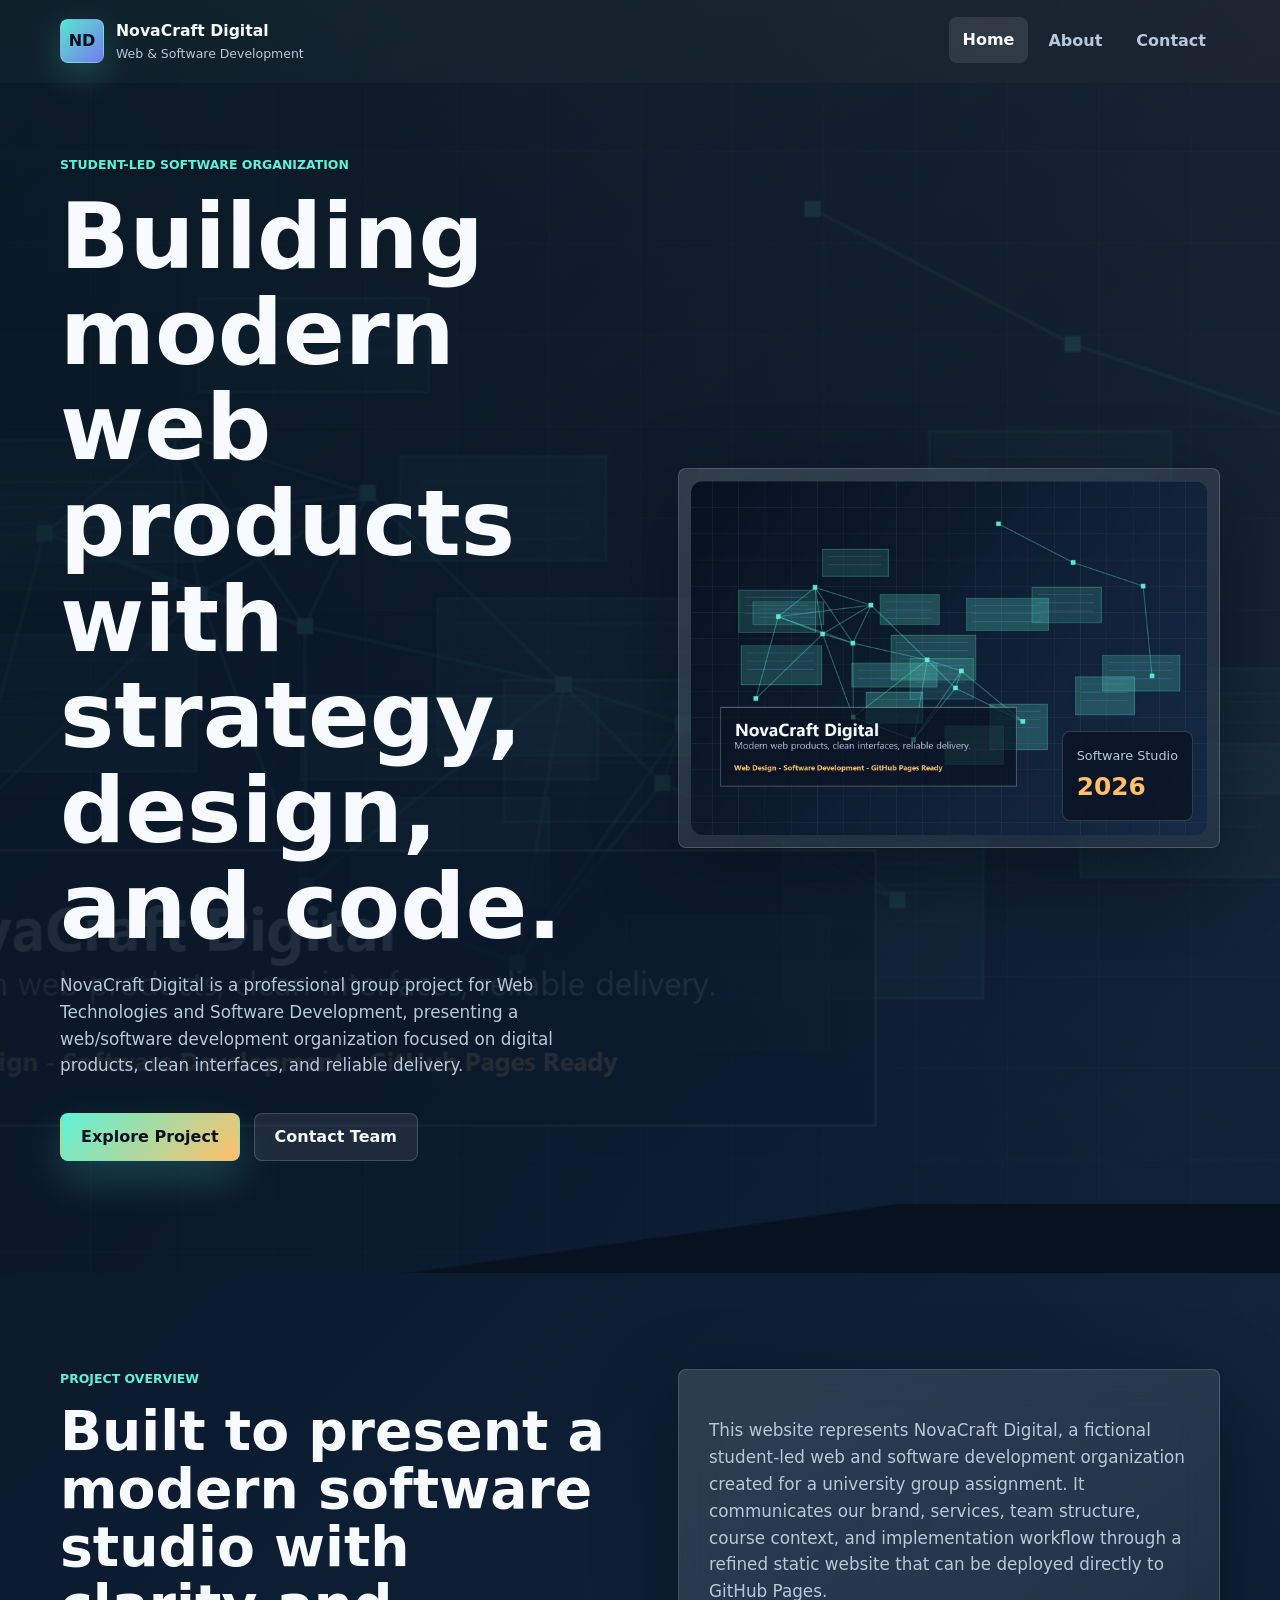
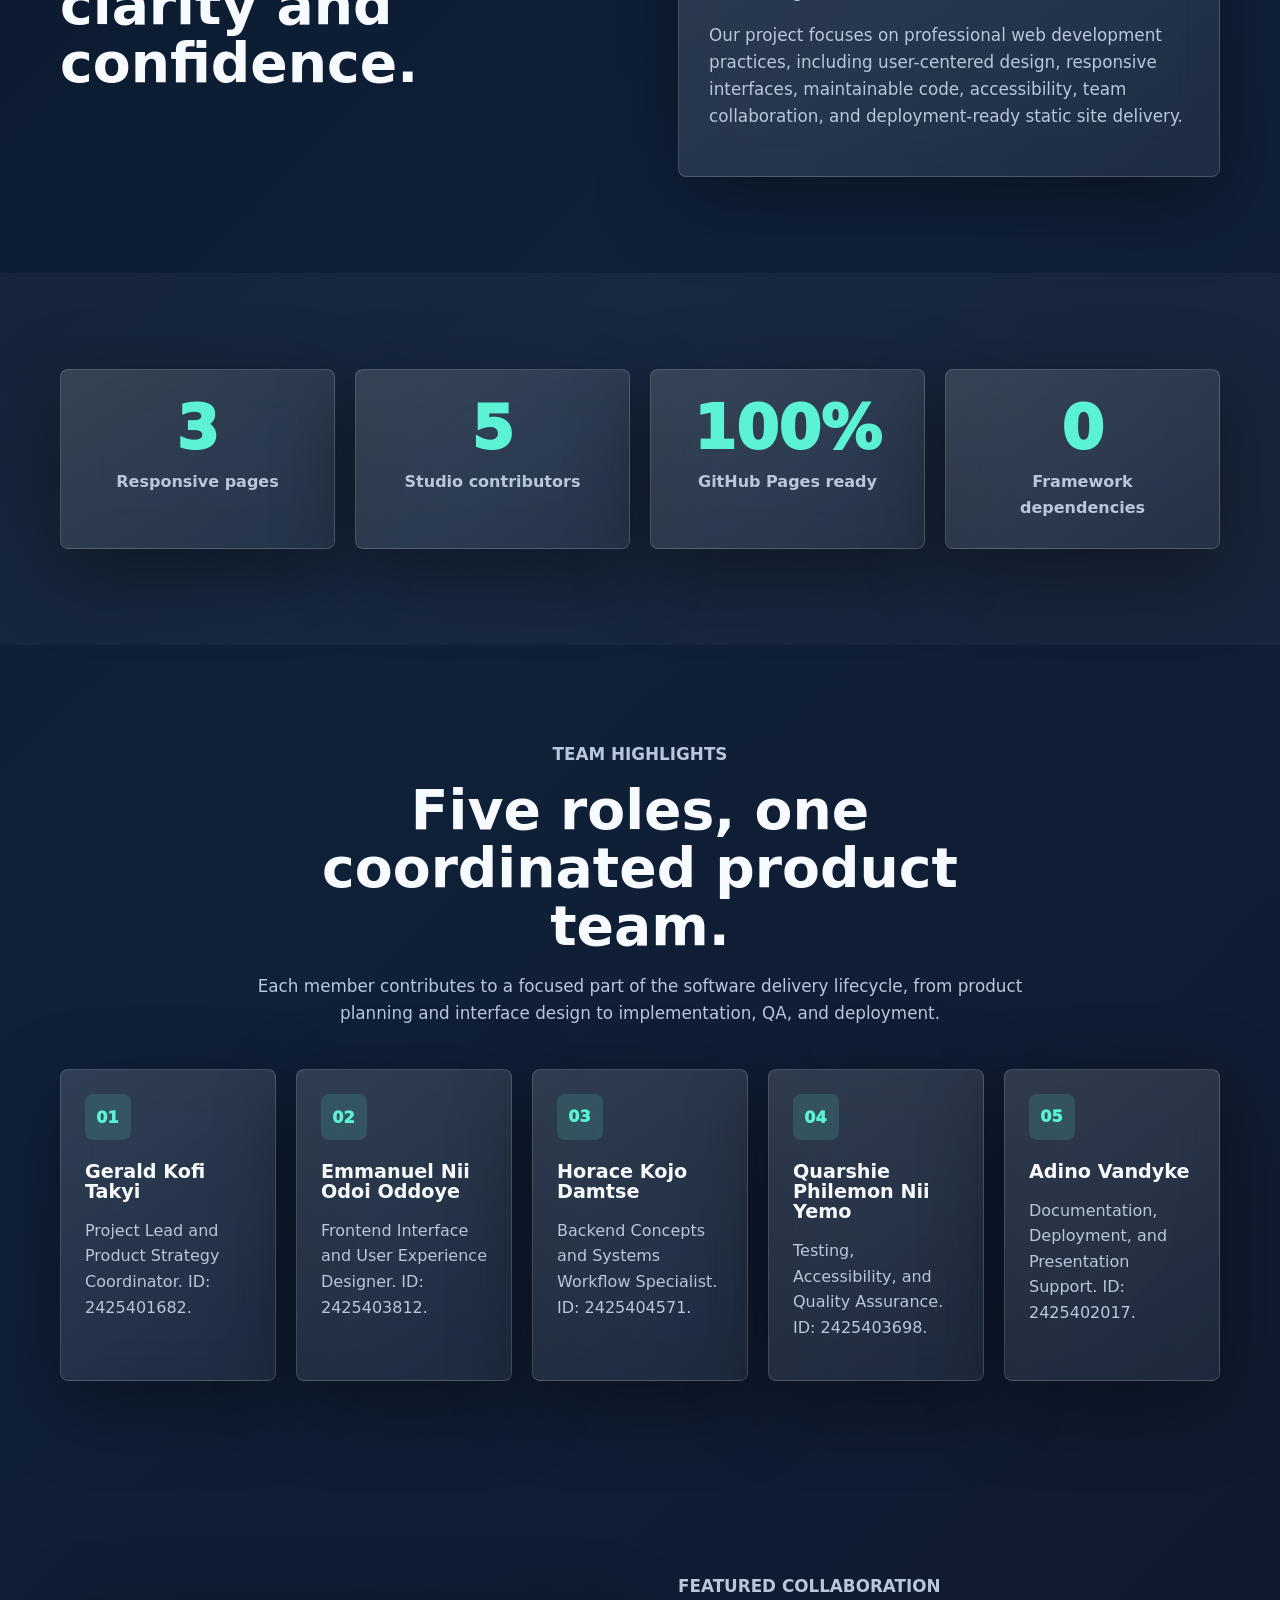
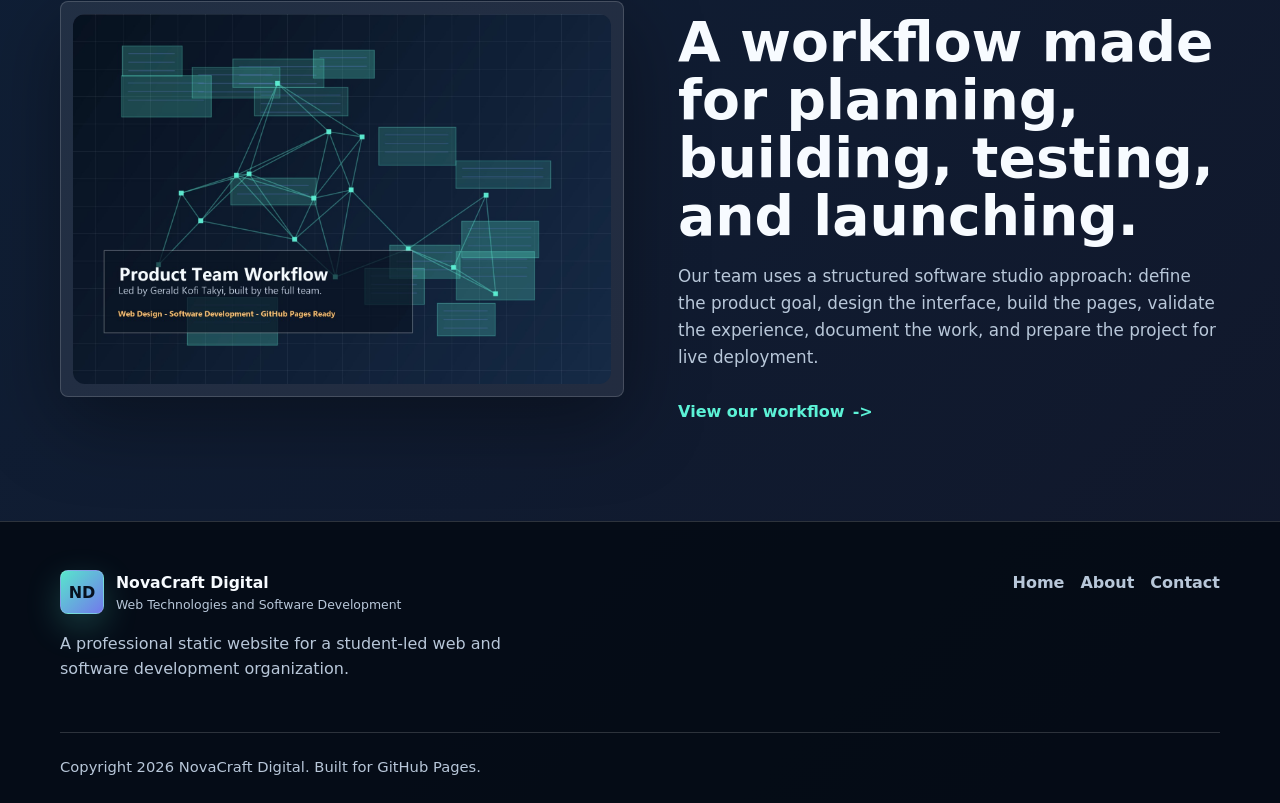
<file: index.html>
<!DOCTYPE html>
<html lang="en">
<head>
    <meta charset="UTF-8">
    <meta name="viewport" content="width=device-width, initial-scale=1.0">
    <meta name="description" content="NovaCraft Digital is a student-led web and software development organization showcasing modern digital products, team roles, and delivery workflow.">
    <title>NovaCraft Digital | Web & Software Development</title>
    <link rel="preload" href="images/hero-image.jpg" as="image">
    <link rel="stylesheet" href="style.css">
</head>
<body>
    <a class="skip-link" href="#main-content">Skip to main content</a>

    <header class="site-header" data-header>
        <nav class="navbar container" aria-label="Primary navigation">
            <a class="brand" href="index.html" aria-label="NovaCraft Digital home">
                <span class="brand-mark" aria-hidden="true">ND</span>
                <span>
                    <strong>NovaCraft Digital</strong>
                    <small>Web & Software Development</small>
                </span>
            </a>

            <button class="nav-toggle" type="button" aria-expanded="false" aria-controls="primary-menu" aria-label="Open navigation menu">
                <span></span>
                <span></span>
                <span></span>
            </button>

            <ul class="nav-menu" id="primary-menu">
                <li><a class="active" href="index.html" aria-current="page">Home</a></li>
                <li><a href="about.html">About</a></li>
                <li><a href="contact.html">Contact</a></li>
            </ul>
        </nav>
    </header>

    <main id="main-content">
        <section class="hero section-grid">
            <div class="hero-bg" aria-hidden="true"></div>
            <div class="container hero-layout">
                <div class="hero-copy reveal">
                    <p class="eyebrow">Student-Led Software Organization</p>
                    <h1>Building modern web products with strategy, design, and code.</h1>
                    <p class="hero-text">NovaCraft Digital is a professional group project for Web Technologies and Software Development, presenting a web/software development organization focused on digital products, clean interfaces, and reliable delivery.</p>
                    <div class="hero-actions">
                        <a class="btn btn-primary" href="about.html">Explore Project</a>
                        <a class="btn btn-secondary" href="contact.html">Contact Team</a>
                    </div>
                </div>

                <div class="hero-panel glass-card reveal delay-1">
                    <img src="images/hero-image.jpg" alt="Modern software development dashboard with interface panels and connected product systems" width="900" height="650">
                    <div class="floating-metric">
                        <span>Software Studio</span>
                        <strong>2026</strong>
                    </div>
                </div>
            </div>
            <div class="section-divider" aria-hidden="true"></div>
        </section>

        <section class="section project-overview">
            <div class="container split-layout">
                <div class="section-intro reveal">
                    <p class="eyebrow">Project Overview</p>
                    <h2>Built to present a modern software studio with clarity and confidence.</h2>
                </div>
                <div class="glass-card overview-card reveal delay-1">
                    <p>This website represents NovaCraft Digital, a fictional student-led web and software development organization created for a university group assignment. It communicates our brand, services, team structure, course context, and implementation workflow through a refined static website that can be deployed directly to GitHub Pages.</p>
                    <p>Our project focuses on professional web development practices, including user-centered design, responsive interfaces, maintainable code, accessibility, team collaboration, and deployment-ready static site delivery.</p>
                </div>
            </div>
        </section>

        <section class="section stats-section">
            <div class="container">
                <div class="stats-grid">
                    <article class="stat-card reveal">
                        <span class="stat-number" data-count="3">0</span>
                        <p>Responsive pages</p>
                    </article>
                    <article class="stat-card reveal delay-1">
                        <span class="stat-number" data-count="5">0</span>
                        <p>Studio contributors</p>
                    </article>
                    <article class="stat-card reveal delay-2">
                        <span class="stat-number" data-count="100">0</span>
                        <p>GitHub Pages ready</p>
                    </article>
                    <article class="stat-card reveal delay-3">
                        <span class="stat-number" data-count="0">0</span>
                        <p>Framework dependencies</p>
                    </article>
                </div>
            </div>
        </section>

        <section class="section team-highlight">
            <div class="container">
                <div class="section-heading reveal">
                    <p class="eyebrow">Team Highlights</p>
                    <h2>Five roles, one coordinated product team.</h2>
                    <p>Each member contributes to a focused part of the software delivery lifecycle, from product planning and interface design to implementation, QA, and deployment.</p>
                </div>

                <div class="card-grid compact">
                    <article class="feature-card reveal">
                        <span class="card-icon" aria-hidden="true">01</span>
                        <h3>Gerald Kofi Takyi</h3>
                        <p>Project Lead and Product Strategy Coordinator. ID: 2425401682.</p>
                    </article>
                    <article class="feature-card reveal delay-1">
                        <span class="card-icon" aria-hidden="true">02</span>
                        <h3>Emmanuel Nii Odoi Oddoye</h3>
                        <p>Frontend Interface and User Experience Designer. ID: 2425403812.</p>
                    </article>
                    <article class="feature-card reveal delay-2">
                        <span class="card-icon" aria-hidden="true">03</span>
                        <h3>Horace Kojo Damtse</h3>
                        <p>Backend Concepts and Systems Workflow Specialist. ID: 2425404571.</p>
                    </article>
                    <article class="feature-card reveal delay-3">
                        <span class="card-icon" aria-hidden="true">04</span>
                        <h3>Quarshie Philemon Nii Yemo</h3>
                        <p>Testing, Accessibility, and Quality Assurance. ID: 2425403698.</p>
                    </article>
                    <article class="feature-card reveal delay-4">
                        <span class="card-icon" aria-hidden="true">05</span>
                        <h3>Adino Vandyke</h3>
                        <p>Documentation, Deployment, and Presentation Support. ID: 2425402017.</p>
                    </article>
                </div>
            </div>
        </section>

        <section class="section image-feature">
            <div class="container image-feature-layout">
                <div class="image-frame reveal">
                    <img src="images/team-image.jpg" alt="Modern software development team workspace with product planning screens" width="900" height="650" loading="lazy">
                </div>
                <div class="feature-copy reveal delay-1">
                    <p class="eyebrow">Featured Collaboration</p>
                    <h2>A workflow made for planning, building, testing, and launching.</h2>
                    <p>Our team uses a structured software studio approach: define the product goal, design the interface, build the pages, validate the experience, document the work, and prepare the project for live deployment.</p>
                    <a class="text-link" href="about.html">View our workflow <span aria-hidden="true">-&gt;</span></a>
                </div>
            </div>
        </section>
    </main>

    <footer class="site-footer">
        <div class="container footer-layout">
            <div>
                <a class="brand footer-brand" href="index.html">
                    <span class="brand-mark" aria-hidden="true">ND</span>
                    <span>
                        <strong>NovaCraft Digital</strong>
                        <small>Web Technologies and Software Development</small>
                    </span>
                </a>
                <p>A professional static website for a student-led web and software development organization.</p>
            </div>
            <div class="footer-links" aria-label="Footer navigation">
                <a href="index.html">Home</a>
                <a href="about.html">About</a>
                <a href="contact.html">Contact</a>
            </div>
        </div>
        <p class="copyright">Copyright 2026 NovaCraft Digital. Built for GitHub Pages.</p>
    </footer>

    <script src="script.js"></script>
</body>
</html>
</file>
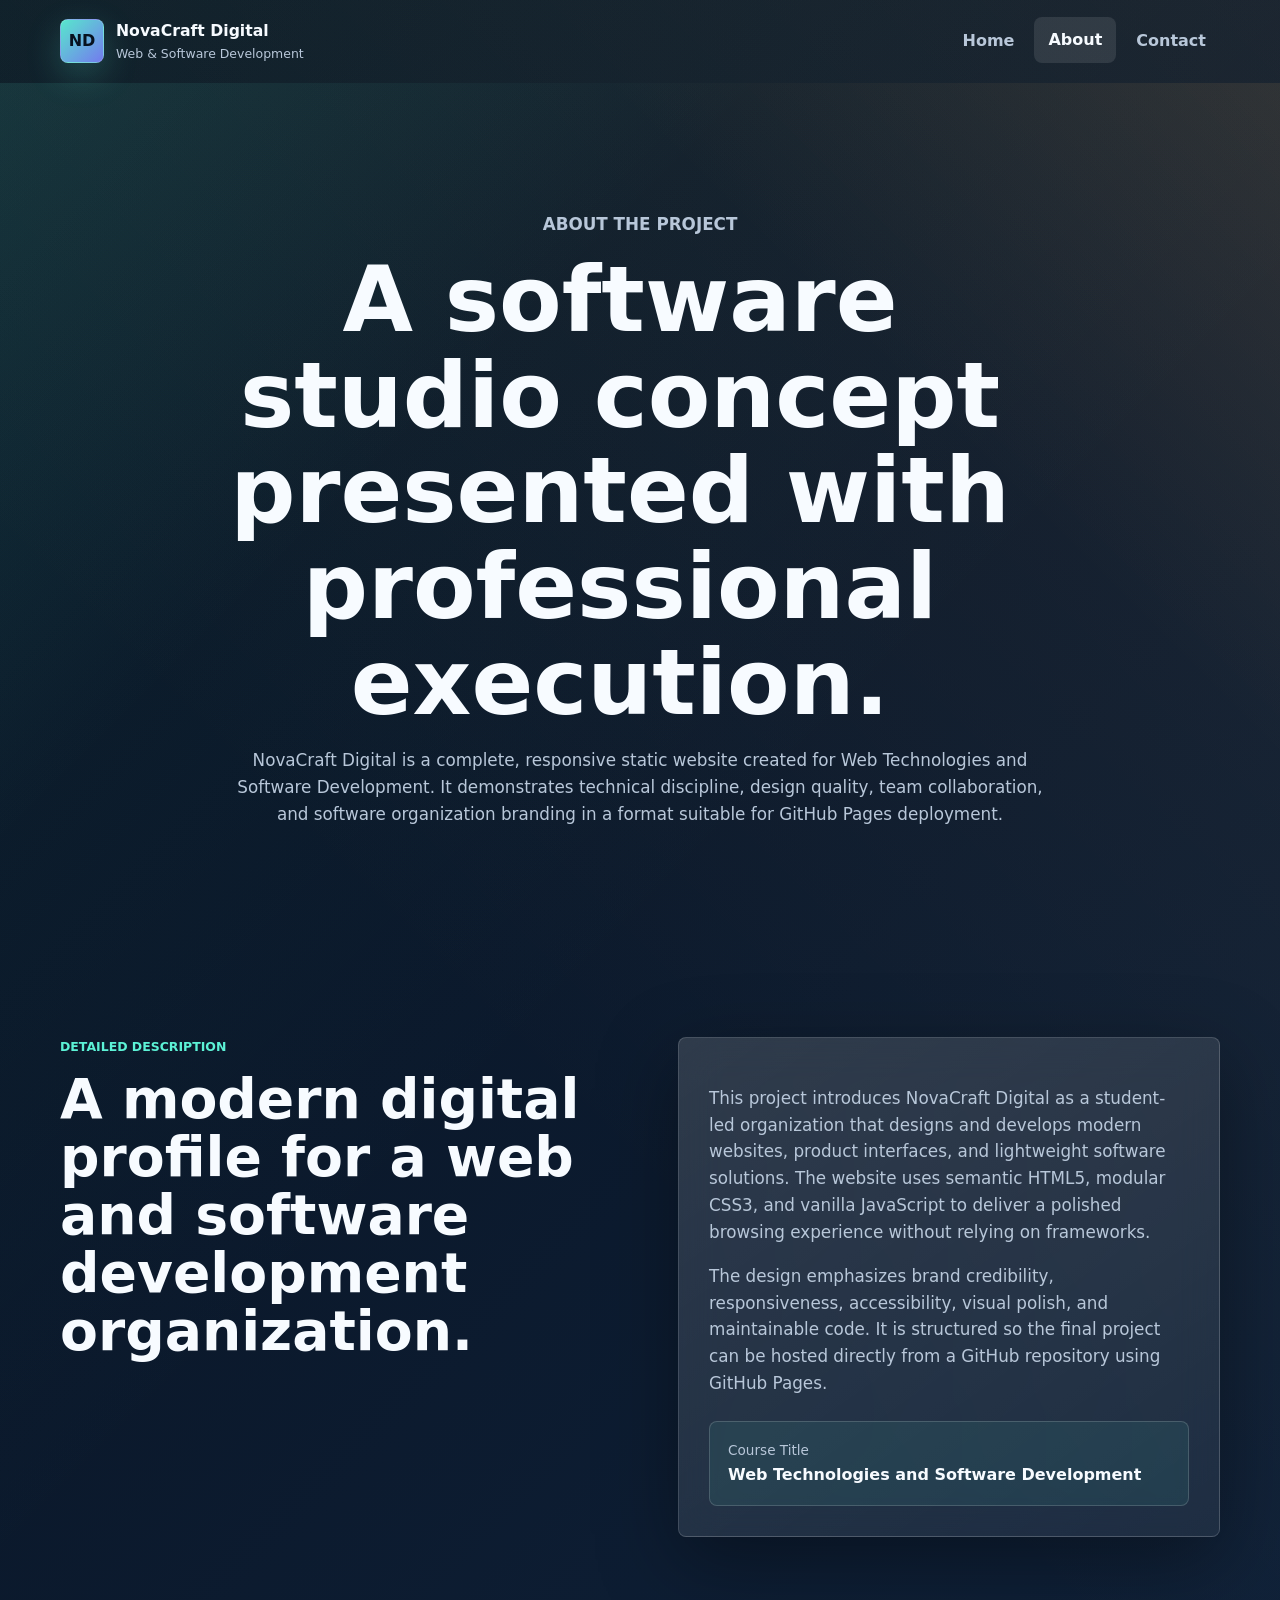
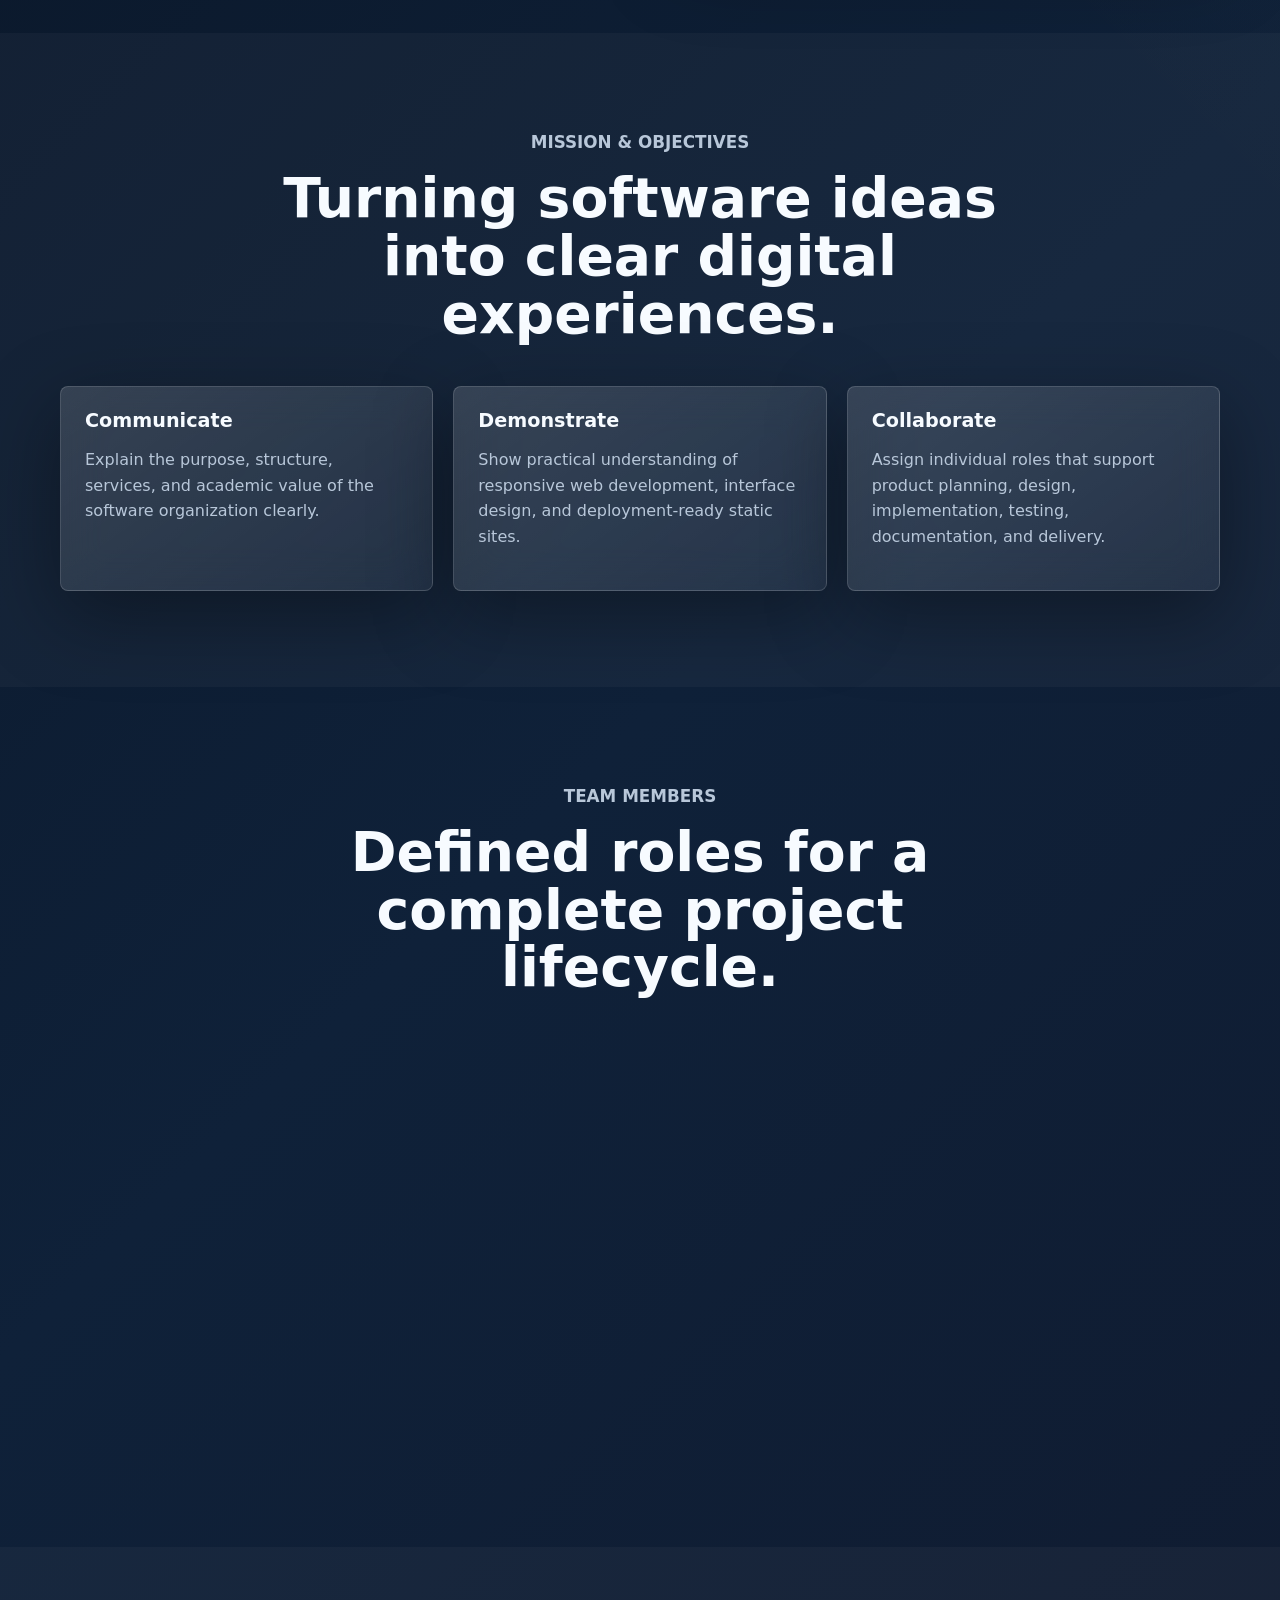
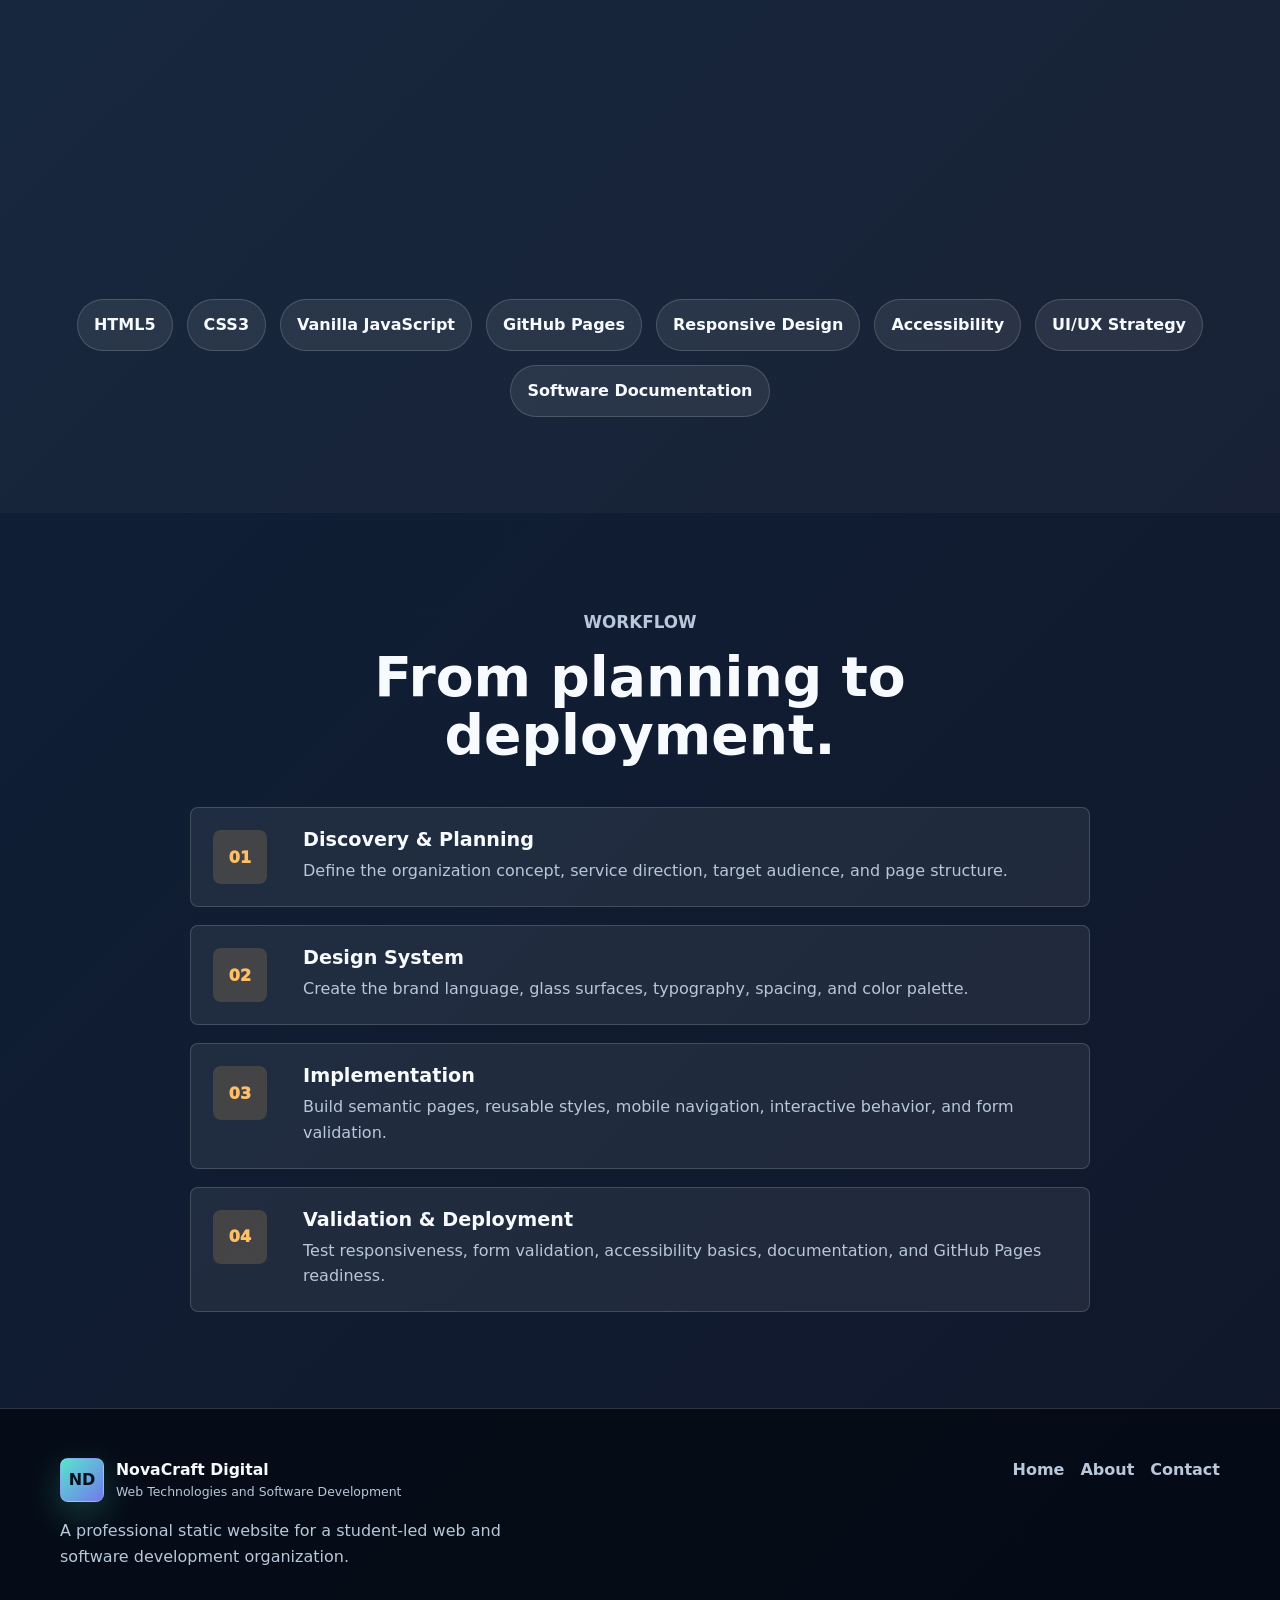
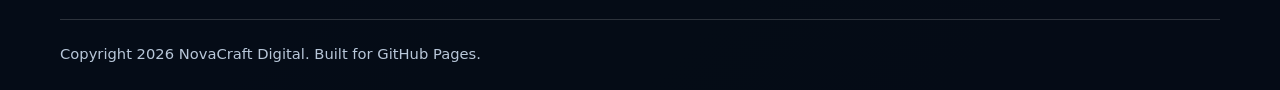
<file: about.html>
<!DOCTYPE html>
<html lang="en">
<head>
    <meta charset="UTF-8">
    <meta name="viewport" content="width=device-width, initial-scale=1.0">
    <meta name="description" content="About NovaCraft Digital, a student-led web and software development organization with defined roles, objectives, technologies, and workflow.">
    <title>About | NovaCraft Digital</title>
    <link rel="stylesheet" href="style.css">
</head>
<body>
    <a class="skip-link" href="#main-content">Skip to main content</a>

    <header class="site-header" data-header>
        <nav class="navbar container" aria-label="Primary navigation">
            <a class="brand" href="index.html" aria-label="NovaCraft Digital home">
                <span class="brand-mark" aria-hidden="true">ND</span>
                <span>
                    <strong>NovaCraft Digital</strong>
                    <small>Web & Software Development</small>
                </span>
            </a>
            <button class="nav-toggle" type="button" aria-expanded="false" aria-controls="primary-menu" aria-label="Open navigation menu">
                <span></span>
                <span></span>
                <span></span>
            </button>
            <ul class="nav-menu" id="primary-menu">
                <li><a href="index.html">Home</a></li>
                <li><a class="active" href="about.html" aria-current="page">About</a></li>
                <li><a href="contact.html">Contact</a></li>
            </ul>
        </nav>
    </header>

    <main id="main-content">
        <section class="page-hero">
            <div class="container narrow reveal">
                <p class="eyebrow">About The Project</p>
                <h1>A software studio concept presented with professional execution.</h1>
                <p>NovaCraft Digital is a complete, responsive static website created for Web Technologies and Software Development. It demonstrates technical discipline, design quality, team collaboration, and software organization branding in a format suitable for GitHub Pages deployment.</p>
            </div>
        </section>

        <section class="section">
            <div class="container split-layout">
                <div class="section-intro reveal">
                    <p class="eyebrow">Detailed Description</p>
                    <h2>A modern digital profile for a web and software development organization.</h2>
                </div>
                <div class="glass-card overview-card reveal delay-1">
                    <p>This project introduces NovaCraft Digital as a student-led organization that designs and develops modern websites, product interfaces, and lightweight software solutions. The website uses semantic HTML5, modular CSS3, and vanilla JavaScript to deliver a polished browsing experience without relying on frameworks.</p>
                    <p>The design emphasizes brand credibility, responsiveness, accessibility, visual polish, and maintainable code. It is structured so the final project can be hosted directly from a GitHub repository using GitHub Pages.</p>
                    <div class="course-box">
                        <span>Course Title</span>
                        <strong>Web Technologies and Software Development</strong>
                    </div>
                </div>
            </div>
        </section>

        <section class="section mission-section">
            <div class="container">
                <div class="section-heading reveal">
                    <p class="eyebrow">Mission & Objectives</p>
                    <h2>Turning software ideas into clear digital experiences.</h2>
                </div>
                <div class="objective-grid">
                    <article class="objective-card reveal">
                        <h3>Communicate</h3>
                        <p>Explain the purpose, structure, services, and academic value of the software organization clearly.</p>
                    </article>
                    <article class="objective-card reveal delay-1">
                        <h3>Demonstrate</h3>
                        <p>Show practical understanding of responsive web development, interface design, and deployment-ready static sites.</p>
                    </article>
                    <article class="objective-card reveal delay-2">
                        <h3>Collaborate</h3>
                        <p>Assign individual roles that support product planning, design, implementation, testing, documentation, and delivery.</p>
                    </article>
                </div>
            </div>
        </section>

        <section class="section">
            <div class="container">
                <div class="section-heading reveal">
                    <p class="eyebrow">Team Members</p>
                    <h2>Defined roles for a complete project lifecycle.</h2>
                </div>
                <div class="team-grid">
                    <article class="member-card reveal">
                        <div class="avatar" aria-hidden="true">M1</div>
                        <h3>Gerald Kofi Takyi</h3>
                        <p>Project Lead</p>
                        <span>ID: 2425401682. Coordinates product goals, milestones, quality standards, and final presentation readiness.</span>
                    </article>
                    <article class="member-card reveal delay-1">
                        <div class="avatar" aria-hidden="true">M2</div>
                        <h3>Emmanuel Nii Odoi Oddoye</h3>
                        <p>UI/UX Designer</p>
                        <span>ID: 2425403812. Shapes the visual direction, layout system, responsive behavior, and interactions.</span>
                    </article>
                    <article class="member-card reveal delay-2">
                        <div class="avatar" aria-hidden="true">M3</div>
                        <h3>Horace Kojo Damtse</h3>
                        <p>Systems Workflow Specialist</p>
                        <span>ID: 2425404571. Develops service logic, organization workflow, content structure, and technical context.</span>
                    </article>
                    <article class="member-card reveal delay-3">
                        <div class="avatar" aria-hidden="true">M4</div>
                        <h3>Quarshie Philemon Nii Yemo</h3>
                        <p>Quality Engineer</p>
                        <span>ID: 2425403698. Reviews accessibility, browser compatibility, validation, and responsive polish.</span>
                    </article>
                    <article class="member-card reveal delay-4">
                        <div class="avatar" aria-hidden="true">M5</div>
                        <h3>Adino Vandyke</h3>
                        <p>Deployment Specialist</p>
                        <span>ID: 2425402017. Maintains documentation, repository readiness, and GitHub Pages deployment steps.</span>
                    </article>
                </div>
            </div>
        </section>

        <section class="section tech-section">
            <div class="container">
                <div class="section-heading reveal">
                    <p class="eyebrow">Technologies Used</p>
                    <h2>Lightweight, standards-based, and deployment friendly.</h2>
                </div>
                <div class="tech-list reveal">
                    <span>HTML5</span>
                    <span>CSS3</span>
                    <span>Vanilla JavaScript</span>
                    <span>GitHub Pages</span>
                    <span>Responsive Design</span>
                    <span>Accessibility</span>
                    <span>UI/UX Strategy</span>
                    <span>Software Documentation</span>
                </div>
            </div>
        </section>

        <section class="section timeline-section">
            <div class="container">
                <div class="section-heading reveal">
                    <p class="eyebrow">Workflow</p>
                    <h2>From planning to deployment.</h2>
                </div>
                <ol class="timeline">
                    <li class="reveal">
                        <span>01</span>
                        <div>
                            <h3>Discovery & Planning</h3>
                            <p>Define the organization concept, service direction, target audience, and page structure.</p>
                        </div>
                    </li>
                    <li class="reveal delay-1">
                        <span>02</span>
                        <div>
                            <h3>Design System</h3>
                            <p>Create the brand language, glass surfaces, typography, spacing, and color palette.</p>
                        </div>
                    </li>
                    <li class="reveal delay-2">
                        <span>03</span>
                        <div>
                            <h3>Implementation</h3>
                            <p>Build semantic pages, reusable styles, mobile navigation, interactive behavior, and form validation.</p>
                        </div>
                    </li>
                    <li class="reveal delay-3">
                        <span>04</span>
                        <div>
                            <h3>Validation & Deployment</h3>
                            <p>Test responsiveness, form validation, accessibility basics, documentation, and GitHub Pages readiness.</p>
                        </div>
                    </li>
                </ol>
            </div>
        </section>
    </main>

    <footer class="site-footer">
        <div class="container footer-layout">
            <div>
                <a class="brand footer-brand" href="index.html">
                    <span class="brand-mark" aria-hidden="true">ND</span>
                    <span>
                        <strong>NovaCraft Digital</strong>
                        <small>Web Technologies and Software Development</small>
                    </span>
                </a>
                <p>A professional static website for a student-led web and software development organization.</p>
            </div>
            <div class="footer-links" aria-label="Footer navigation">
                <a href="index.html">Home</a>
                <a href="about.html">About</a>
                <a href="contact.html">Contact</a>
            </div>
        </div>
        <p class="copyright">Copyright 2026 NovaCraft Digital. Built for GitHub Pages.</p>
    </footer>

    <script src="script.js"></script>
</body>
</html>
</file>
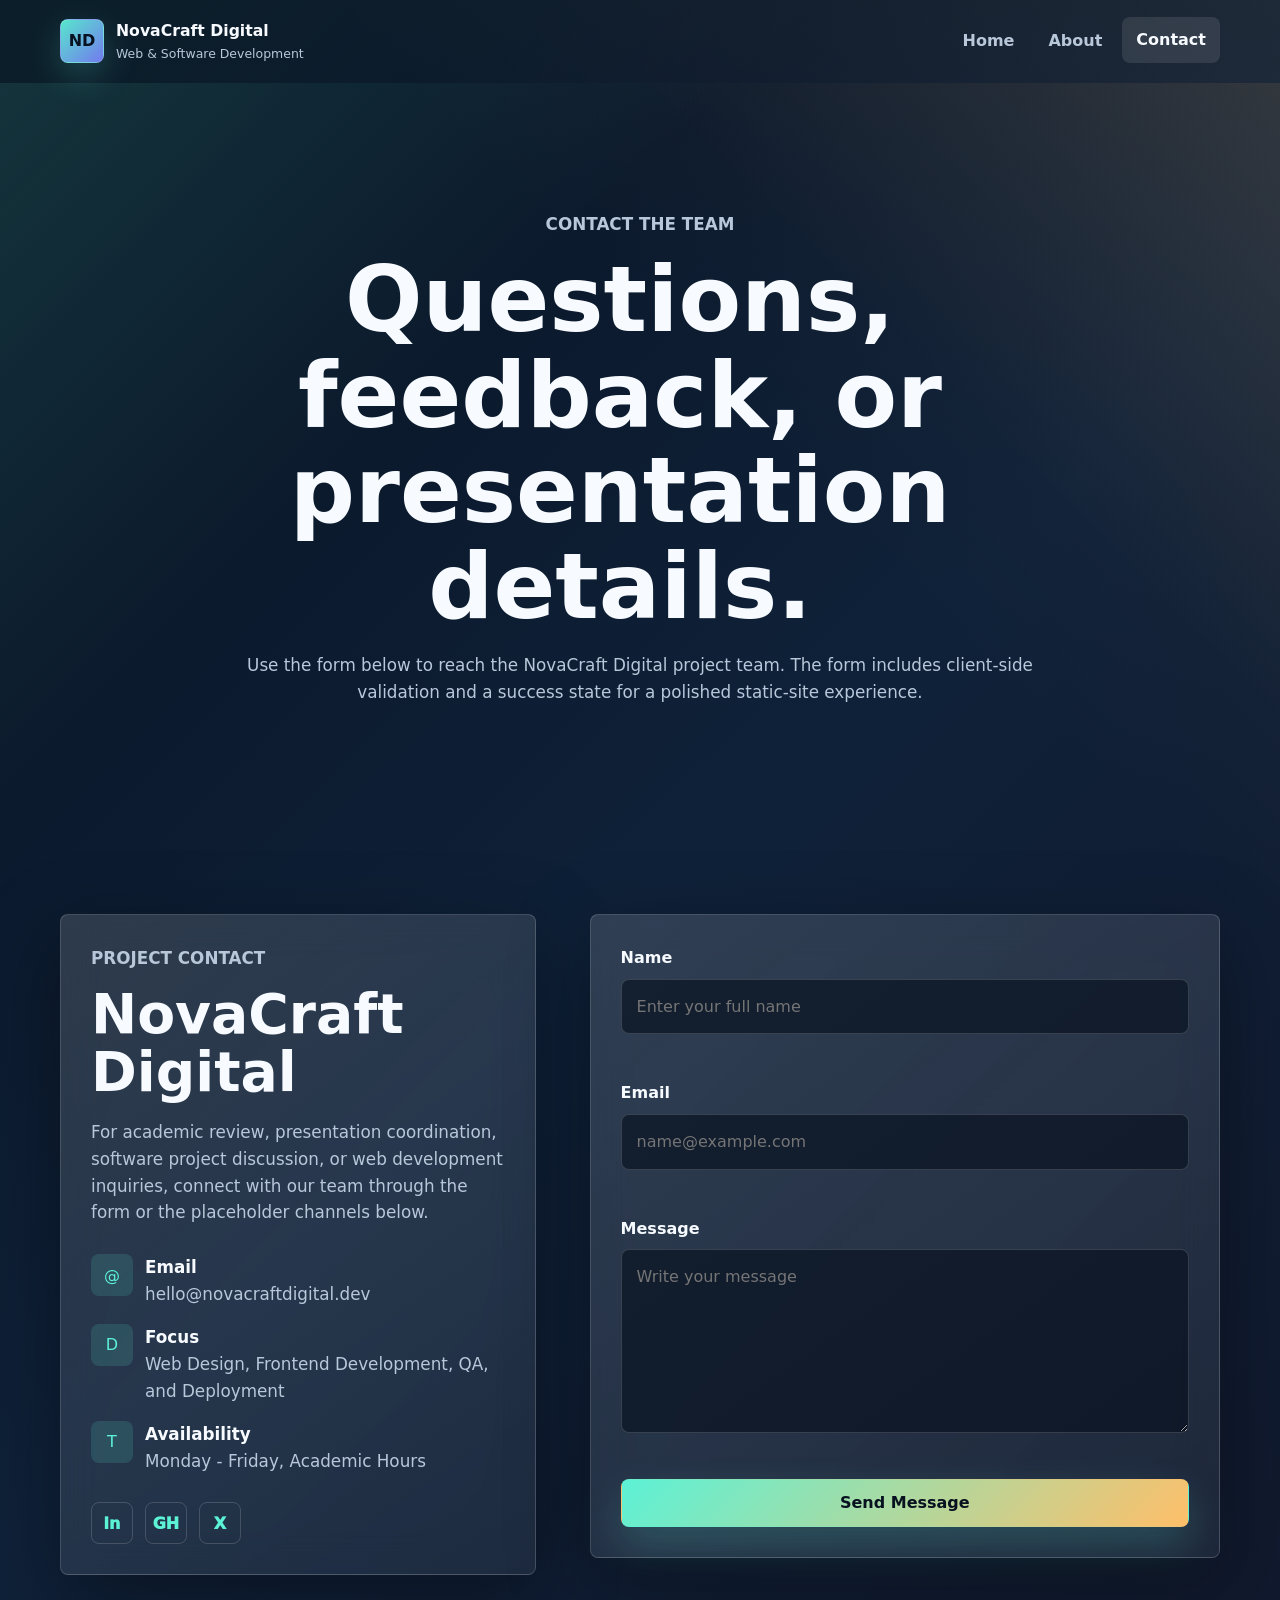
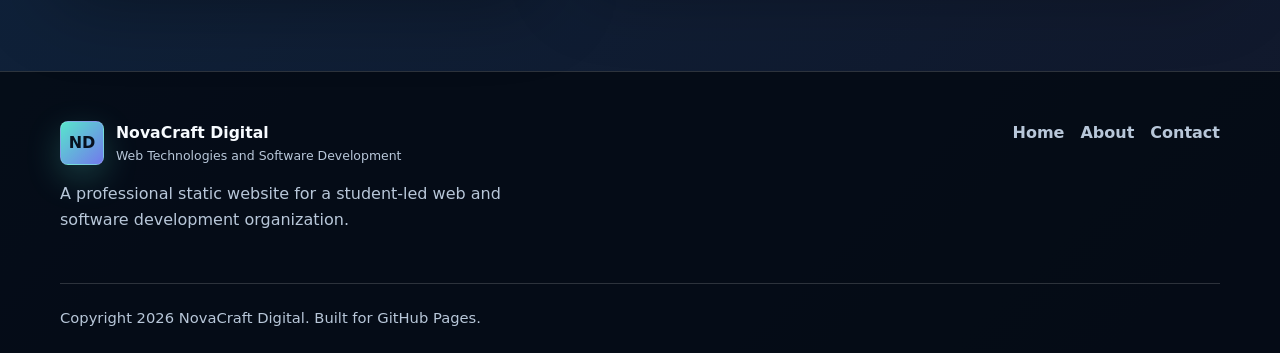
<file: contact.html>
<!DOCTYPE html>
<html lang="en">
<head>
    <meta charset="UTF-8">
    <meta name="viewport" content="width=device-width, initial-scale=1.0">
    <meta name="description" content="Contact NovaCraft Digital using a responsive form with JavaScript validation.">
    <title>Contact | NovaCraft Digital</title>
    <link rel="stylesheet" href="style.css">
</head>
<body>
    <a class="skip-link" href="#main-content">Skip to main content</a>

    <header class="site-header" data-header>
        <nav class="navbar container" aria-label="Primary navigation">
            <a class="brand" href="index.html" aria-label="NovaCraft Digital home">
                <span class="brand-mark" aria-hidden="true">ND</span>
                <span>
                    <strong>NovaCraft Digital</strong>
                    <small>Web & Software Development</small>
                </span>
            </a>
            <button class="nav-toggle" type="button" aria-expanded="false" aria-controls="primary-menu" aria-label="Open navigation menu">
                <span></span>
                <span></span>
                <span></span>
            </button>
            <ul class="nav-menu" id="primary-menu">
                <li><a href="index.html">Home</a></li>
                <li><a href="about.html">About</a></li>
                <li><a class="active" href="contact.html" aria-current="page">Contact</a></li>
            </ul>
        </nav>
    </header>

    <main id="main-content">
        <section class="page-hero contact-hero">
            <div class="container narrow reveal">
                <p class="eyebrow">Contact The Team</p>
                <h1>Questions, feedback, or presentation details.</h1>
                <p>Use the form below to reach the NovaCraft Digital project team. The form includes client-side validation and a success state for a polished static-site experience.</p>
            </div>
        </section>

        <section class="section contact-section">
            <div class="container contact-layout">
                <aside class="contact-info reveal">
                    <p class="eyebrow">Project Contact</p>
                    <h2>NovaCraft Digital</h2>
                    <p>For academic review, presentation coordination, software project discussion, or web development inquiries, connect with our team through the form or the placeholder channels below.</p>

                    <div class="info-list">
                        <div>
                            <span aria-hidden="true">@</span>
                            <p><strong>Email</strong> hello@novacraftdigital.dev</p>
                        </div>
                        <div>
                            <span aria-hidden="true">D</span>
                            <p><strong>Focus</strong> Web Design, Frontend Development, QA, and Deployment</p>
                        </div>
                        <div>
                            <span aria-hidden="true">T</span>
                            <p><strong>Availability</strong> Monday - Friday, Academic Hours</p>
                        </div>
                    </div>

                    <div class="social-links" aria-label="Social media placeholders">
                        <a href="#" aria-label="LinkedIn placeholder">in</a>
                        <a href="#" aria-label="GitHub placeholder">GH</a>
                        <a href="#" aria-label="X placeholder">X</a>
                    </div>
                </aside>

                <form class="contact-form glass-card reveal delay-1" id="contactForm" novalidate>
                    <div class="form-status" id="formStatus" role="status" aria-live="polite"></div>

                    <div class="form-group">
                        <label for="name">Name</label>
                        <input type="text" id="name" name="name" autocomplete="name" placeholder="Enter your full name" required>
                        <small class="error-message" id="nameError"></small>
                    </div>

                    <div class="form-group">
                        <label for="email">Email</label>
                        <input type="email" id="email" name="email" autocomplete="email" placeholder="name@example.com" required>
                        <small class="error-message" id="emailError"></small>
                    </div>

                    <div class="form-group">
                        <label for="message">Message</label>
                        <textarea id="message" name="message" rows="6" placeholder="Write your message" required></textarea>
                        <small class="error-message" id="messageError"></small>
                    </div>

                    <button class="btn btn-primary full-width" type="submit">Send Message</button>
                </form>
            </div>
        </section>
    </main>

    <footer class="site-footer">
        <div class="container footer-layout">
            <div>
                <a class="brand footer-brand" href="index.html">
                    <span class="brand-mark" aria-hidden="true">ND</span>
                    <span>
                        <strong>NovaCraft Digital</strong>
                        <small>Web Technologies and Software Development</small>
                    </span>
                </a>
                <p>A professional static website for a student-led web and software development organization.</p>
            </div>
            <div class="footer-links" aria-label="Footer navigation">
                <a href="index.html">Home</a>
                <a href="about.html">About</a>
                <a href="contact.html">Contact</a>
            </div>
        </div>
        <p class="copyright">Copyright 2026 NovaCraft Digital. Built for GitHub Pages.</p>
    </footer>

    <script src="script.js"></script>
</body>
</html>
</file>
<file: style.css>
/* Core design tokens keep the visual system consistent across all pages. */
:root {
    --bg: #07111f;
    --bg-soft: #0f2035;
    --surface: rgba(255, 255, 255, 0.09);
    --surface-strong: rgba(255, 255, 255, 0.14);
    --text: #f7fbff;
    --muted: #b8c7d9;
    --primary: #5cf2d6;
    --primary-dark: #18b7a7;
    --accent: #ffbf69;
    --accent-2: #7c83ff;
    --line: rgba(255, 255, 255, 0.16);
    --shadow: 0 24px 80px rgba(0, 0, 0, 0.36);
    --radius: 8px;
    --radius-lg: 8px;
    --container: 1160px;
    --transition: 220ms ease;
}

* {
    box-sizing: border-box;
}

html {
    scroll-behavior: smooth;
}

body {
    margin: 0;
    min-height: 100vh;
    font-family: Inter, ui-sans-serif, system-ui, -apple-system, BlinkMacSystemFont, "Segoe UI", sans-serif;
    color: var(--text);
    background:
        linear-gradient(135deg, rgba(92, 242, 214, 0.06) 0%, transparent 26%),
        linear-gradient(225deg, rgba(255, 191, 105, 0.07) 0%, transparent 30%),
        linear-gradient(135deg, #07111f 0%, #0f2139 48%, #11172a 100%);
    line-height: 1.6;
    overflow-x: hidden;
}

body.nav-open {
    overflow: hidden;
}

img {
    display: block;
    max-width: 100%;
    height: auto;
}

a {
    color: inherit;
    text-decoration: none;
}

button,
input,
textarea {
    font: inherit;
}

.container {
    width: min(100% - 40px, var(--container));
    margin: 0 auto;
}

.narrow {
    width: min(100% - 40px, 820px);
}

.skip-link {
    position: fixed;
    left: 16px;
    top: -60px;
    z-index: 200;
    padding: 10px 14px;
    background: var(--primary);
    color: #06101d;
    border-radius: var(--radius);
    font-weight: 800;
    transition: top var(--transition);
}

.skip-link:focus {
    top: 16px;
}

.site-header {
    position: sticky;
    top: 0;
    z-index: 100;
    border-bottom: 1px solid transparent;
    transition: background var(--transition), border-color var(--transition), backdrop-filter var(--transition);
}

.site-header.scrolled {
    background: rgba(7, 17, 31, 0.78);
    border-color: var(--line);
    backdrop-filter: blur(18px);
}

.navbar {
    display: flex;
    align-items: center;
    justify-content: space-between;
    min-height: 82px;
}

.brand {
    display: inline-flex;
    align-items: center;
    gap: 12px;
    min-width: 0;
}

.brand-mark {
    display: grid;
    width: 44px;
    height: 44px;
    place-items: center;
    border: 1px solid var(--line);
    border-radius: var(--radius);
    background: linear-gradient(135deg, rgba(92, 242, 214, 0.95), rgba(124, 131, 255, 0.92));
    color: #07111f;
    font-weight: 900;
    box-shadow: 0 12px 34px rgba(92, 242, 214, 0.22);
}

.brand strong,
.brand small {
    display: block;
}

.brand strong {
    max-width: 240px;
    overflow: hidden;
    text-overflow: ellipsis;
    white-space: nowrap;
    font-size: 0.98rem;
}

.brand small {
    color: var(--muted);
    font-size: 0.78rem;
}

.nav-menu {
    display: flex;
    align-items: center;
    gap: 6px;
    margin: 0;
    padding: 0;
    list-style: none;
}

.nav-menu a {
    display: inline-flex;
    padding: 10px 14px;
    border-radius: var(--radius);
    color: var(--muted);
    font-weight: 700;
    transition: color var(--transition), background var(--transition), transform var(--transition);
}

.nav-menu a:hover,
.nav-menu a:focus-visible,
.nav-menu a.active {
    color: var(--text);
    background: rgba(255, 255, 255, 0.1);
    transform: translateY(-1px);
}

.nav-toggle {
    display: none;
    width: 44px;
    height: 44px;
    padding: 0;
    border: 1px solid var(--line);
    border-radius: var(--radius);
    background: var(--surface);
    cursor: pointer;
}

.nav-toggle span {
    display: block;
    width: 20px;
    height: 2px;
    margin: 5px auto;
    background: var(--text);
    transition: transform var(--transition), opacity var(--transition);
}

.nav-toggle[aria-expanded="true"] span:nth-child(1) {
    transform: translateY(7px) rotate(45deg);
}

.nav-toggle[aria-expanded="true"] span:nth-child(2) {
    opacity: 0;
}

.nav-toggle[aria-expanded="true"] span:nth-child(3) {
    transform: translateY(-7px) rotate(-45deg);
}

.section,
.page-hero {
    padding: 96px 0;
}

.hero {
    position: relative;
    min-height: calc(100vh - 82px);
    display: grid;
    align-items: center;
    padding: 72px 0 112px;
    overflow: hidden;
}

.hero-bg {
    position: absolute;
    inset: 0;
    background:
        linear-gradient(115deg, rgba(7, 17, 31, 0.82), rgba(15, 32, 53, 0.62)),
        url("images/hero-image.jpg") center / cover;
    opacity: 0.36;
    transform: scale(1.04);
}

.hero-layout,
.image-feature-layout,
.contact-layout,
.split-layout {
    position: relative;
    display: grid;
    grid-template-columns: 1.02fr 0.98fr;
    gap: 54px;
    align-items: center;
}

.hero-copy {
    max-width: 650px;
}

.eyebrow {
    margin: 0 0 14px;
    color: var(--primary);
    font-size: 0.78rem;
    font-weight: 900;
    letter-spacing: 0;
    text-transform: uppercase;
}

h1,
h2,
h3,
p {
    overflow-wrap: anywhere;
}

h1,
h2,
h3 {
    margin: 0;
    line-height: 1.05;
}

h1 {
    max-width: 780px;
    font-size: 5.7rem;
}

h2 {
    font-size: 3.45rem;
}

h3 {
    font-size: 1.2rem;
}

.hero-text,
.page-hero p,
.section-heading p,
.overview-card p,
.feature-copy p,
.contact-info p {
    color: var(--muted);
    font-size: 1.05rem;
}

.hero-actions {
    display: flex;
    flex-wrap: wrap;
    gap: 14px;
    margin-top: 34px;
}

.btn {
    display: inline-flex;
    align-items: center;
    justify-content: center;
    min-height: 48px;
    padding: 0 20px;
    border: 1px solid transparent;
    border-radius: var(--radius);
    font-weight: 900;
    cursor: pointer;
    transition: transform var(--transition), box-shadow var(--transition), background var(--transition), border-color var(--transition);
}

.btn:hover,
.btn:focus-visible {
    transform: translateY(-2px);
}

.btn-primary {
    background: linear-gradient(135deg, var(--primary), var(--accent));
    color: #07111f;
    box-shadow: 0 18px 42px rgba(92, 242, 214, 0.2);
}

.btn-secondary {
    border-color: var(--line);
    background: rgba(255, 255, 255, 0.08);
    color: var(--text);
}

.full-width {
    width: 100%;
}

.glass-card,
.feature-card,
.stat-card,
.objective-card,
.member-card,
.contact-info {
    border: 1px solid var(--line);
    border-radius: var(--radius-lg);
    background: linear-gradient(145deg, rgba(255, 255, 255, 0.14), rgba(255, 255, 255, 0.06));
    box-shadow: var(--shadow);
    backdrop-filter: blur(20px);
}

.hero-panel {
    position: relative;
    padding: 12px;
    transform: perspective(1000px) rotateY(-4deg) rotateX(2deg);
}

.hero-panel img,
.image-frame img {
    width: 100%;
    aspect-ratio: 16 / 11;
    object-fit: cover;
    border-radius: 12px;
}

.floating-metric {
    position: absolute;
    right: 26px;
    bottom: 26px;
    min-width: 126px;
    padding: 14px;
    border: 1px solid var(--line);
    border-radius: var(--radius);
    background: rgba(7, 17, 31, 0.72);
    backdrop-filter: blur(16px);
}

.floating-metric span,
.floating-metric strong {
    display: block;
}

.floating-metric span {
    color: var(--muted);
    font-size: 0.8rem;
}

.floating-metric strong {
    color: var(--accent);
    font-size: 1.55rem;
}

.section-divider {
    position: absolute;
    left: 0;
    right: 0;
    bottom: -1px;
    height: 70px;
    background: linear-gradient(172deg, transparent 50%, rgba(7, 17, 31, 0.96) 51%);
}

.section-heading {
    max-width: 790px;
    margin: 0 auto 42px;
    text-align: center;
}

.section-intro {
    align-self: start;
}

.overview-card {
    padding: 30px;
}

.course-box {
    margin-top: 24px;
    padding: 18px;
    border: 1px solid var(--line);
    border-radius: var(--radius);
    background: rgba(92, 242, 214, 0.08);
}

.course-box span,
.course-box strong {
    display: block;
}

.course-box span {
    color: var(--muted);
    font-size: 0.85rem;
}

.stats-grid,
.card-grid,
.objective-grid,
.team-grid {
    display: grid;
    gap: 20px;
}

.stats-grid {
    grid-template-columns: repeat(4, 1fr);
}

.stat-card {
    padding: 28px;
    text-align: center;
}

.stat-number {
    display: block;
    color: var(--primary);
    font-size: 3.8rem;
    font-weight: 950;
    line-height: 1;
}

.stat-card p {
    margin: 10px 0 0;
    color: var(--muted);
    font-weight: 800;
}

.card-grid.compact {
    grid-template-columns: repeat(5, 1fr);
}

.feature-card,
.objective-card,
.member-card {
    position: relative;
    padding: 24px;
    overflow: hidden;
    transition: transform var(--transition), border-color var(--transition), background var(--transition);
}

.feature-card::after,
.objective-card::after,
.member-card::after {
    content: "";
    position: absolute;
    inset: auto 18px 0;
    height: 3px;
    background: linear-gradient(90deg, var(--primary), var(--accent), var(--accent-2));
    transform: scaleX(0);
    transform-origin: left;
    transition: transform var(--transition);
}

.feature-card:hover,
.objective-card:hover,
.member-card:hover {
    transform: translateY(-6px);
    border-color: rgba(92, 242, 214, 0.48);
    background: linear-gradient(145deg, rgba(255, 255, 255, 0.18), rgba(255, 255, 255, 0.08));
}

.feature-card:hover::after,
.objective-card:hover::after,
.member-card:hover::after {
    transform: scaleX(1);
}

.card-icon {
    display: inline-grid;
    width: 46px;
    height: 46px;
    place-items: center;
    margin-bottom: 22px;
    border-radius: var(--radius);
    background: rgba(92, 242, 214, 0.14);
    color: var(--primary);
    font-weight: 950;
}

.feature-card p,
.objective-card p,
.member-card span {
    color: var(--muted);
}

.image-frame {
    padding: 12px;
    border: 1px solid var(--line);
    border-radius: var(--radius-lg);
    background: rgba(255, 255, 255, 0.08);
    box-shadow: var(--shadow);
}

.text-link {
    display: inline-flex;
    align-items: center;
    gap: 8px;
    margin-top: 12px;
    color: var(--primary);
    font-weight: 900;
}

.page-hero {
    position: relative;
    padding-top: 128px;
    background:
        linear-gradient(135deg, rgba(92, 242, 214, 0.1) 0%, transparent 36%),
        linear-gradient(225deg, rgba(255, 191, 105, 0.09) 0%, transparent 32%);
    text-align: center;
}

.mission-section,
.stats-section,
.tech-section {
    background: rgba(255, 255, 255, 0.03);
}

.objective-grid {
    grid-template-columns: repeat(3, 1fr);
}

.team-grid {
    grid-template-columns: repeat(5, 1fr);
}

.avatar {
    display: grid;
    width: 58px;
    height: 58px;
    place-items: center;
    margin-bottom: 18px;
    border-radius: 50%;
    background: linear-gradient(135deg, var(--primary), var(--accent-2));
    color: #07111f;
    font-weight: 950;
}

.member-card p {
    margin: 8px 0 12px;
    color: var(--primary);
    font-weight: 900;
}

.tech-list {
    display: flex;
    flex-wrap: wrap;
    justify-content: center;
    gap: 14px;
}

.tech-list span {
    padding: 12px 16px;
    border: 1px solid var(--line);
    border-radius: 999px;
    background: rgba(255, 255, 255, 0.08);
    color: var(--text);
    font-weight: 800;
}

.timeline {
    display: grid;
    gap: 18px;
    max-width: 900px;
    margin: 0 auto;
    padding: 0;
    list-style: none;
}

.timeline li {
    display: grid;
    grid-template-columns: 72px 1fr;
    gap: 18px;
    padding: 22px;
    border: 1px solid var(--line);
    border-radius: var(--radius-lg);
    background: rgba(255, 255, 255, 0.07);
}

.timeline span {
    display: grid;
    width: 54px;
    height: 54px;
    place-items: center;
    border-radius: var(--radius);
    background: rgba(255, 191, 105, 0.16);
    color: var(--accent);
    font-weight: 950;
}

.timeline p {
    margin: 8px 0 0;
    color: var(--muted);
}

.contact-layout {
    grid-template-columns: 0.86fr 1.14fr;
    align-items: start;
}

.contact-info,
.contact-form {
    padding: 30px;
}

.info-list {
    display: grid;
    gap: 16px;
    margin: 28px 0;
}

.info-list div {
    display: grid;
    grid-template-columns: 42px 1fr;
    gap: 12px;
    align-items: start;
}

.info-list span {
    display: grid;
    width: 42px;
    height: 42px;
    place-items: center;
    border-radius: var(--radius);
    background: rgba(92, 242, 214, 0.14);
    color: var(--primary);
}

.info-list p {
    margin: 0;
}

.info-list strong {
    display: block;
    color: var(--text);
}

.social-links {
    display: flex;
    gap: 12px;
}

.social-links a {
    display: grid;
    width: 42px;
    height: 42px;
    place-items: center;
    border: 1px solid var(--line);
    border-radius: var(--radius);
    color: var(--primary);
    font-weight: 950;
    transition: transform var(--transition), background var(--transition);
}

.social-links a:hover,
.social-links a:focus-visible {
    transform: translateY(-2px);
    background: rgba(92, 242, 214, 0.12);
}

.contact-form {
    display: grid;
    gap: 20px;
}

.form-group {
    display: grid;
    gap: 8px;
}

.form-group label {
    color: var(--text);
    font-weight: 900;
}

.form-group input,
.form-group textarea {
    width: 100%;
    border: 1px solid var(--line);
    border-radius: var(--radius);
    padding: 14px 15px;
    background: rgba(7, 17, 31, 0.64);
    color: var(--text);
    outline: none;
    transition: border-color var(--transition), box-shadow var(--transition), background var(--transition);
}

.form-group textarea {
    resize: vertical;
    min-height: 150px;
}

.form-group input:focus,
.form-group textarea:focus {
    border-color: var(--primary);
    box-shadow: 0 0 0 4px rgba(92, 242, 214, 0.14);
    background: rgba(7, 17, 31, 0.82);
}

.form-group.invalid input,
.form-group.invalid textarea {
    border-color: #ff7b8a;
}

.error-message {
    min-height: 18px;
    color: #ff9aa6;
    font-weight: 700;
}

.form-status {
    display: none;
    padding: 14px;
    border-radius: var(--radius);
    background: rgba(92, 242, 214, 0.14);
    color: var(--primary);
    font-weight: 900;
}

.form-status.visible {
    display: block;
}

.site-footer {
    padding: 48px 0 24px;
    border-top: 1px solid var(--line);
    background: rgba(4, 10, 19, 0.86);
}

.footer-layout {
    display: flex;
    justify-content: space-between;
    gap: 28px;
    align-items: flex-start;
}

.footer-layout p {
    max-width: 460px;
    color: var(--muted);
}

.footer-links {
    display: flex;
    gap: 16px;
    flex-wrap: wrap;
}

.footer-links a {
    color: var(--muted);
    font-weight: 800;
}

.footer-links a:hover,
.footer-links a:focus-visible {
    color: var(--primary);
}

.copyright {
    width: min(100% - 40px, var(--container));
    margin: 34px auto 0;
    padding-top: 22px;
    border-top: 1px solid var(--line);
    color: var(--muted);
    font-size: 0.92rem;
}

/* Reveal classes are activated by JavaScript for subtle scroll motion. */
.reveal {
    opacity: 0;
    transform: translateY(24px);
    transition: opacity 650ms ease, transform 650ms ease;
}

.reveal.visible {
    opacity: 1;
    transform: translateY(0);
}

.delay-1 {
    transition-delay: 90ms;
}

.delay-2 {
    transition-delay: 160ms;
}

.delay-3 {
    transition-delay: 230ms;
}

.delay-4 {
    transition-delay: 300ms;
}

@media (max-width: 1040px) {
    .card-grid.compact,
    .team-grid {
        grid-template-columns: repeat(2, 1fr);
    }

    .stats-grid,
    .objective-grid {
        grid-template-columns: repeat(2, 1fr);
    }
}

@media (max-width: 820px) {
    .container,
    .narrow {
        width: min(100% - 28px, var(--container));
    }

    .navbar {
        min-height: 74px;
    }

    .nav-toggle {
        display: block;
        position: relative;
        z-index: 130;
    }

    .nav-menu {
        position: fixed;
        inset: 0;
        z-index: 120;
        display: grid;
        align-content: center;
        justify-items: center;
        gap: 18px;
        background: rgba(7, 17, 31, 0.96);
        backdrop-filter: blur(18px);
        transform: translateX(100%);
        transition: transform 280ms ease;
    }

    .nav-menu.open {
        transform: translateX(0);
    }

    .nav-menu a {
        font-size: 1.35rem;
    }

    .hero,
    .section,
    .page-hero {
        padding: 72px 0;
    }

    .hero-layout,
    .image-feature-layout,
    .contact-layout,
    .split-layout {
        grid-template-columns: 1fr;
        gap: 34px;
    }

    .hero {
        min-height: auto;
        padding-top: 54px;
    }

    .hero-panel {
        transform: none;
    }

    h1 {
        font-size: 3.65rem;
    }

    h2 {
        font-size: 2.75rem;
    }

    .footer-layout {
        flex-direction: column;
    }
}

@media (max-width: 580px) {
    .brand strong {
        max-width: 170px;
    }

    .hero-actions,
    .footer-links {
        flex-direction: column;
        align-items: stretch;
    }

    .btn {
        width: 100%;
    }

    .stats-grid,
    .card-grid.compact,
    .objective-grid,
    .team-grid {
        grid-template-columns: 1fr;
    }

    .timeline li {
        grid-template-columns: 1fr;
    }

    .floating-metric {
        position: static;
        margin: 12px 0 0;
    }

    h1 {
        font-size: 2.8rem;
    }

    h2 {
        font-size: 2.2rem;
    }

    .stat-number {
        font-size: 3.1rem;
    }
}

@media (prefers-reduced-motion: reduce) {
    *,
    *::before,
    *::after {
        scroll-behavior: auto !important;
        transition-duration: 0.01ms !important;
        animation-duration: 0.01ms !important;
        animation-iteration-count: 1 !important;
    }

    .reveal {
        opacity: 1;
        transform: none;
    }
}
</file>
